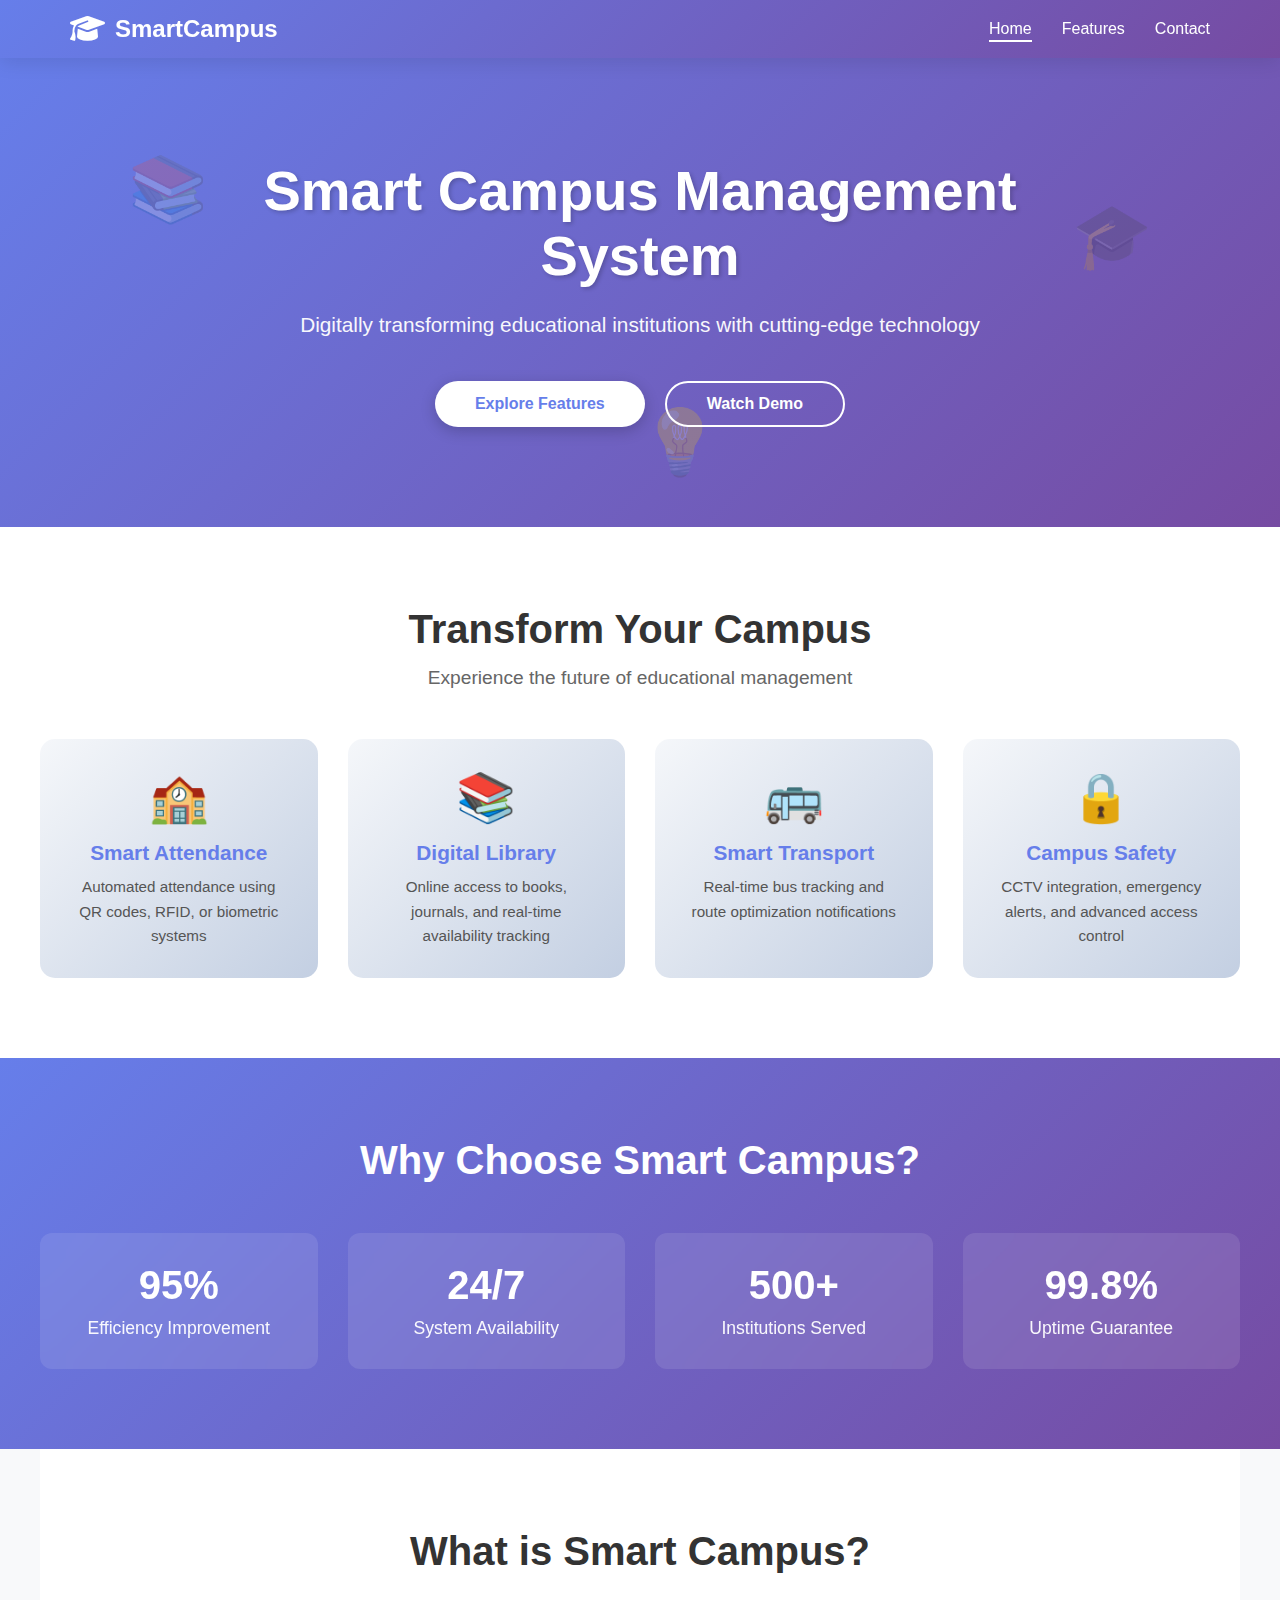
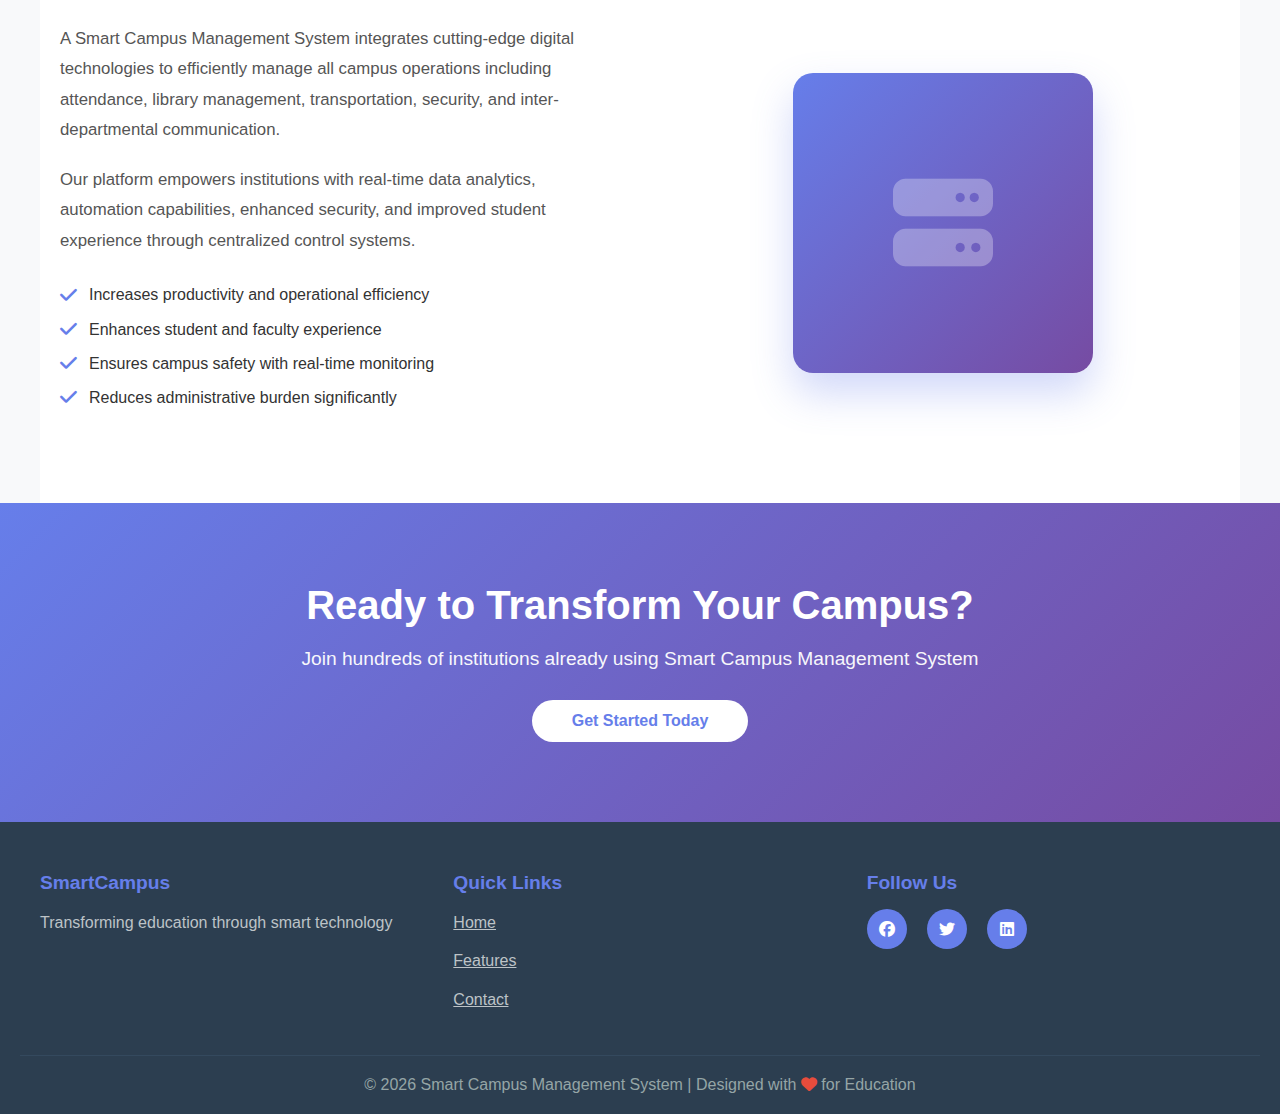
<file: index.html>
<!DOCTYPE html>
<html lang="en">
<head>
    <meta charset="UTF-8">
    <title>Smart Campus Management System - Digital Transformation</title>
    <meta name="viewport" content="width=device-width, initial-scale=1.0">
    <link rel="stylesheet" href="style.css">
    <link rel="stylesheet" href="https://cdnjs.cloudflare.com/ajax/libs/font-awesome/6.4.0/css/all.min.css">
</head>
<body>

<!-- Navigation -->
<nav class="navbar">
    <div class="nav-container">
        <div class="logo">
            <i class="fas fa-graduation-cap"></i> 
            <span>SmartCampus</span>
        </div>
        <ul class="nav-links">
            <li><a class="active" href="index.html">Home</a></li>
            <li><a href="features.html">Features</a></li>
            <li><a href="contact.html">Contact</a></li>
        </ul>
        <div class="hamburger">
            <span></span>
            <span></span>
            <span></span>
        </div>
    </div>
</nav>

<!-- Hero Section -->
<header class="hero">
    <div class="hero-content">
        <h1>Smart Campus Management System</h1>
        <p class="hero-subtitle">Digitally transforming educational institutions with cutting-edge technology</p>
        <div class="hero-buttons">
            <button class="btn btn-primary" onclick="scrollToSection('features')">Explore Features</button>
            <button class="btn btn-secondary" onclick="showDemo()">Watch Demo</button>
        </div>
    </div>
    <div class="hero-animation">
        <div class="floating-element">📚</div>
        <div class="floating-element">🎓</div>
        <div class="floating-element">💡</div>
    </div>
</header>

<!-- Features Overview Section -->
<section class="features-overview" id="features">
    <h2>Transform Your Campus</h2>
    <p class="section-subtitle">Experience the future of educational management</p>
    
    <div class="overview-cards">
        <div class="overview-card">
            <div class="card-icon">🏫</div>
            <h3>Smart Attendance</h3>
            <p>Automated attendance using QR codes, RFID, or biometric systems</p>
        </div>
        
        <div class="overview-card">
            <div class="card-icon">📚</div>
            <h3>Digital Library</h3>
            <p>Online access to books, journals, and real-time availability tracking</p>
        </div>
        
        <div class="overview-card">
            <div class="card-icon">🚌</div>
            <h3>Smart Transport</h3>
            <p>Real-time bus tracking and route optimization notifications</p>
        </div>
        
        <div class="overview-card">
            <div class="card-icon">🔒</div>
            <h3>Campus Safety</h3>
            <p>CCTV integration, emergency alerts, and advanced access control</p>
        </div>
    </div>
</section>

<!-- Benefits Section -->
<section class="benefits">
    <h2>Why Choose Smart Campus?</h2>
    
    <div class="benefits-container">
        <div class="benefit-item">
            <div class="benefit-number">95%</div>
            <p>Efficiency Improvement</p>
        </div>
        <div class="benefit-item">
            <div class="benefit-number">24/7</div>
            <p>System Availability</p>
        </div>
        <div class="benefit-item">
            <div class="benefit-number">500+</div>
            <p>Institutions Served</p>
        </div>
        <div class="benefit-item">
            <div class="benefit-number">99.8%</div>
            <p>Uptime Guarantee</p>
        </div>
    </div>
</section>

<!-- About Section -->
<section class="about">
    <h2>What is Smart Campus?</h2>
    
    <div class="about-content">
        <div class="about-text">
            <p>
                A Smart Campus Management System integrates cutting-edge digital technologies to 
                efficiently manage all campus operations including attendance, library management, 
                transportation, security, and inter-departmental communication.
            </p>
            <p>
                Our platform empowers institutions with real-time data analytics, automation capabilities, 
                enhanced security, and improved student experience through centralized control systems.
            </p>
            <ul class="about-features">
                <li><i class="fas fa-check"></i> Increases productivity and operational efficiency</li>
                <li><i class="fas fa-check"></i> Enhances student and faculty experience</li>
                <li><i class="fas fa-check"></i> Ensures campus safety with real-time monitoring</li>
                <li><i class="fas fa-check"></i> Reduces administrative burden significantly</li>
            </ul>
        </div>
        <div class="about-image">
            <div class="image-placeholder">
                <i class="fas fa-server"></i>
            </div>
        </div>
    </div>
</section>

<!-- CTA Section -->
<section class="cta">
    <h2>Ready to Transform Your Campus?</h2>
    <p>Join hundreds of institutions already using Smart Campus Management System</p>
    <button class="btn btn-light" onclick="scrollTo('contact.html')">Get Started Today</button>
</section>

<!-- Footer -->
<footer class="footer">
    <div class="footer-content">
        <div class="footer-section">
            <h4>SmartCampus</h4>
            <p>Transforming education through smart technology</p>
        </div>
        <div class="footer-section">
            <h4>Quick Links</h4>
            <ul>
                <li><a href="index.html">Home</a></li>
                <li><a href="features.html">Features</a></li>
                <li><a href="contact.html">Contact</a></li>
            </ul>
        </div>
        <div class="footer-section">
            <h4>Follow Us</h4>
            <div class="social-links">
                <a href="#" title="Facebook"><i class="fab fa-facebook"></i></a>
                <a href="#" title="Twitter"><i class="fab fa-twitter"></i></a>
                <a href="#" title="LinkedIn"><i class="fab fa-linkedin"></i></a>
            </div>
        </div>
    </div>
    <div class="footer-bottom">
        <p>&copy; 2026 Smart Campus Management System | Designed with <i class="fas fa-heart"></i> for Education</p>
    </div>
</footer>

<script src="script.js"></script>
</body>
</html>
</file>
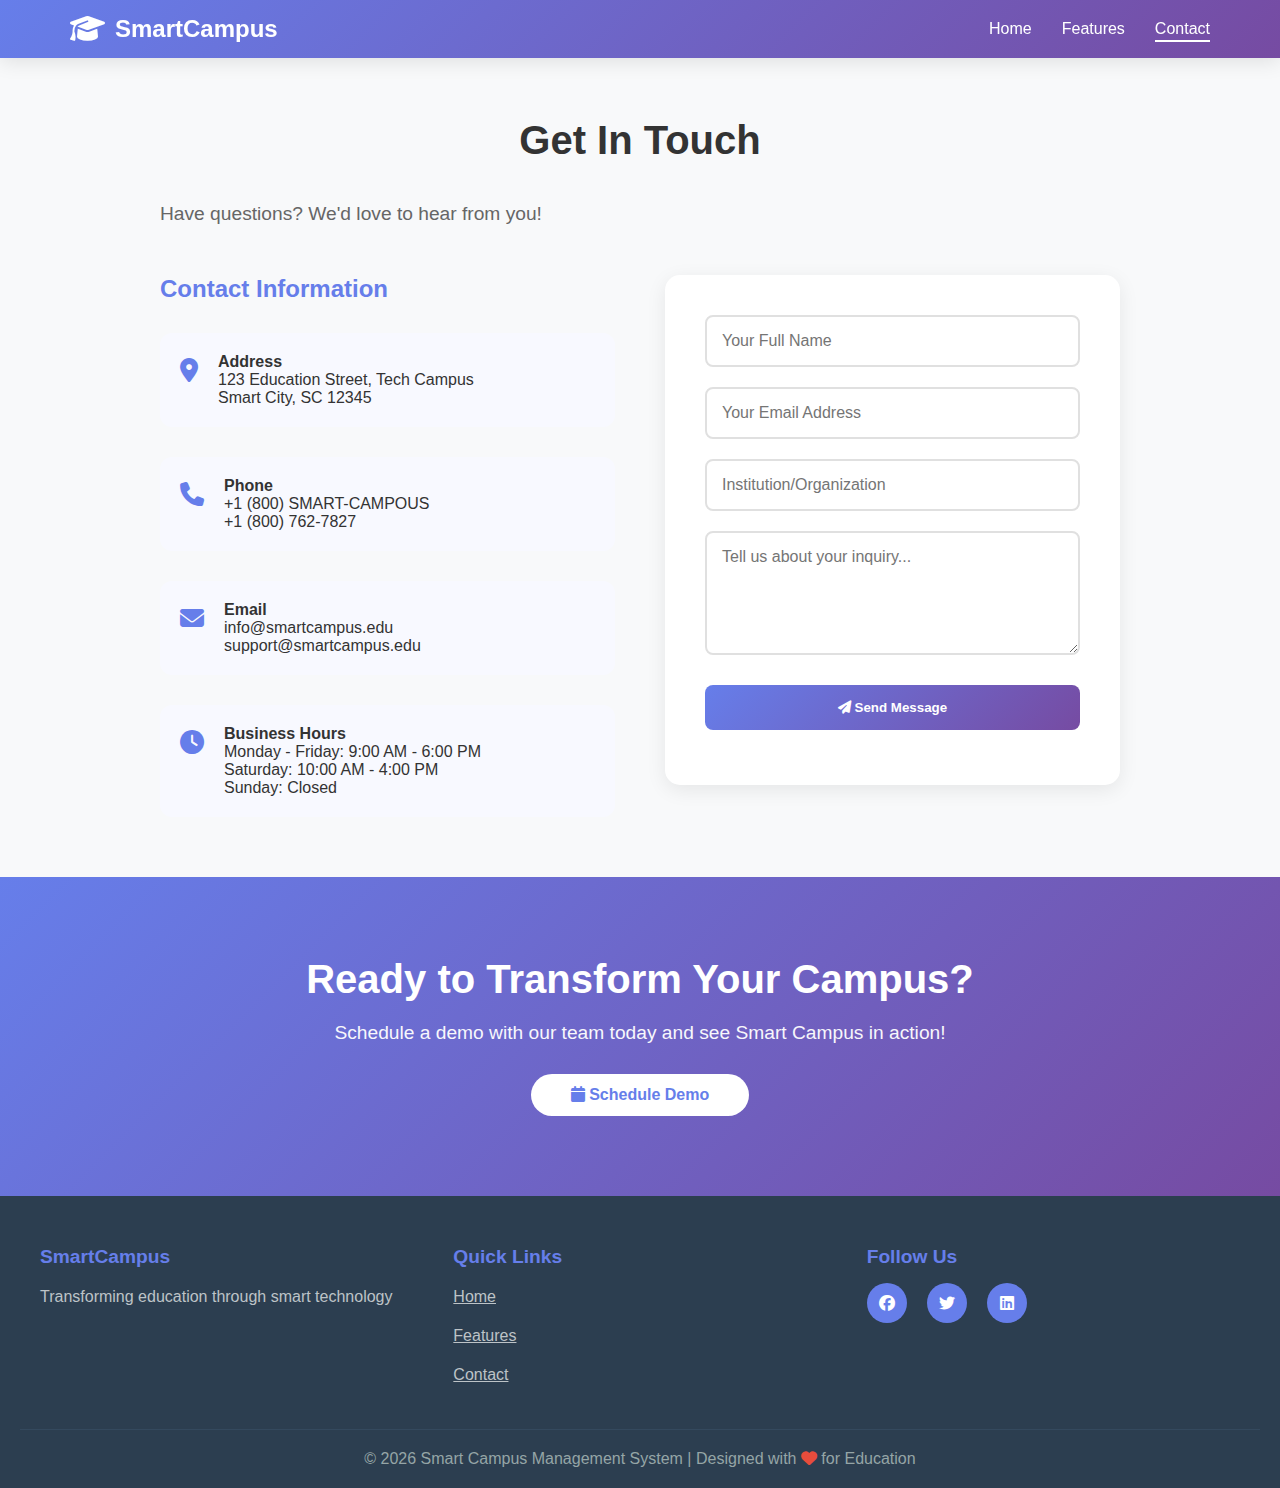
<file: contact.html>
<!DOCTYPE html>
<html lang="en">
<head>
    <meta charset="UTF-8">
    <title>Contact | Smart Campus Management System</title>
    <meta name="viewport" content="width=device-width, initial-scale=1.0">
    <link rel="stylesheet" href="style.css">
    <link rel="stylesheet" href="https://cdnjs.cloudflare.com/ajax/libs/font-awesome/6.4.0/css/all.min.css">
</head>
<body>

<nav class="navbar">
    <div class="nav-container">
        <div class="logo">
            <i class="fas fa-graduation-cap"></i>
            <span>SmartCampus</span>
        </div>
        <ul class="nav-links">
            <li><a href="index.html">Home</a></li>
            <li><a href="features.html">Features</a></li>
            <li><a class="active" href="contact.html">Contact</a></li>
        </ul>
        <div class="hamburger">
            <span></span>
            <span></span>
            <span></span>
        </div>
    </div>
</nav>

<section class="content">
    <h2>Get In Touch</h2>
    <p class="section-subtitle">Have questions? We'd love to hear from you!</p>

    <div style="display: grid; grid-template-columns: 1fr 1fr; gap: 50px; max-width: 1000px; margin: 0 auto; align-items: start;">
        <!-- Contact Information -->
        <div>
            <h3 style="color: #667eea; margin-bottom: 30px; font-size: 1.5em;">Contact Information</h3>
            
            <div style="display: flex; gap: 20px; margin-bottom: 30px; padding: 20px; background: #f8f9ff; border-radius: 12px; align-items: flex-start;">
                <i class="fas fa-map-marker-alt" style="color: #667eea; font-size: 1.5em; margin-top: 5px;"></i>
                <div>
                    <h4>Address</h4>
                    <p>123 Education Street, Tech Campus<br>Smart City, SC 12345</p>
                </div>
            </div>

            <div style="display: flex; gap: 20px; margin-bottom: 30px; padding: 20px; background: #f8f9ff; border-radius: 12px; align-items: flex-start;">
                <i class="fas fa-phone" style="color: #667eea; font-size: 1.5em; margin-top: 5px;"></i>
                <div>
                    <h4>Phone</h4>
                    <p>+1 (800) SMART-CAMPOUS<br>+1 (800) 762-7827</p>
                </div>
            </div>

            <div style="display: flex; gap: 20px; margin-bottom: 30px; padding: 20px; background: #f8f9ff; border-radius: 12px; align-items: flex-start;">
                <i class="fas fa-envelope" style="color: #667eea; font-size: 1.5em; margin-top: 5px;"></i>
                <div>
                    <h4>Email</h4>
                    <p>info@smartcampus.edu<br>support@smartcampus.edu</p>
                </div>
            </div>

            <div style="display: flex; gap: 20px; padding: 20px; background: #f8f9ff; border-radius: 12px; align-items: flex-start;">
                <i class="fas fa-clock" style="color: #667eea; font-size: 1.5em; margin-top: 5px;"></i>
                <div>
                    <h4>Business Hours</h4>
                    <p>Monday - Friday: 9:00 AM - 6:00 PM<br>Saturday: 10:00 AM - 4:00 PM<br>Sunday: Closed</p>
                </div>
            </div>
        </div>

        <!-- Contact Form -->
        <div>
            <form id="contactForm">
                <input type="text" id="name" placeholder="Your Full Name" required>
                <input type="email" id="email" placeholder="Your Email Address" required>
                <input type="text" placeholder="Institution/Organization" style="margin-bottom: 20px; padding: 15px; border: 2px solid #e0e0e0; border-radius: 8px; font-size: 1em;">
                <textarea id="message" placeholder="Tell us about your inquiry..." rows="5" required></textarea>
                <button type="submit" style="margin-top: 10px;">
                    <i class="fas fa-paper-plane"></i> Send Message
                </button>
                <p id="formMessage"></p>
            </form>
        </div>
    </div>
</section>

<!-- CTA Section -->
<section class="cta">
    <h2>Ready to Transform Your Campus?</h2>
    <p>Schedule a demo with our team today and see Smart Campus in action!</p>
    <button class="btn btn-light" onclick="document.getElementById('contactForm').scrollIntoView({behavior: 'smooth'})">
        <i class="fas fa-calendar"></i> Schedule Demo
    </button>
</section>

<footer class="footer">
    <div class="footer-content">
        <div class="footer-section">
            <h4>SmartCampus</h4>
            <p>Transforming education through smart technology</p>
        </div>
        <div class="footer-section">
            <h4>Quick Links</h4>
            <ul>
                <li><a href="index.html">Home</a></li>
                <li><a href="features.html">Features</a></li>
                <li><a href="contact.html">Contact</a></li>
            </ul>
        </div>
        <div class="footer-section">
            <h4>Follow Us</h4>
            <div class="social-links">
                <a href="#" title="Facebook"><i class="fab fa-facebook"></i></a>
                <a href="#" title="Twitter"><i class="fab fa-twitter"></i></a>
                <a href="#" title="LinkedIn"><i class="fab fa-linkedin"></i></a>
            </div>
        </div>
    </div>
    <div class="footer-bottom">
        <p>&copy; 2026 Smart Campus Management System | Designed with <i class="fas fa-heart"></i> for Education</p>
    </div>
</footer>

<script src="script.js"></script>
</body>
</html>
</file>
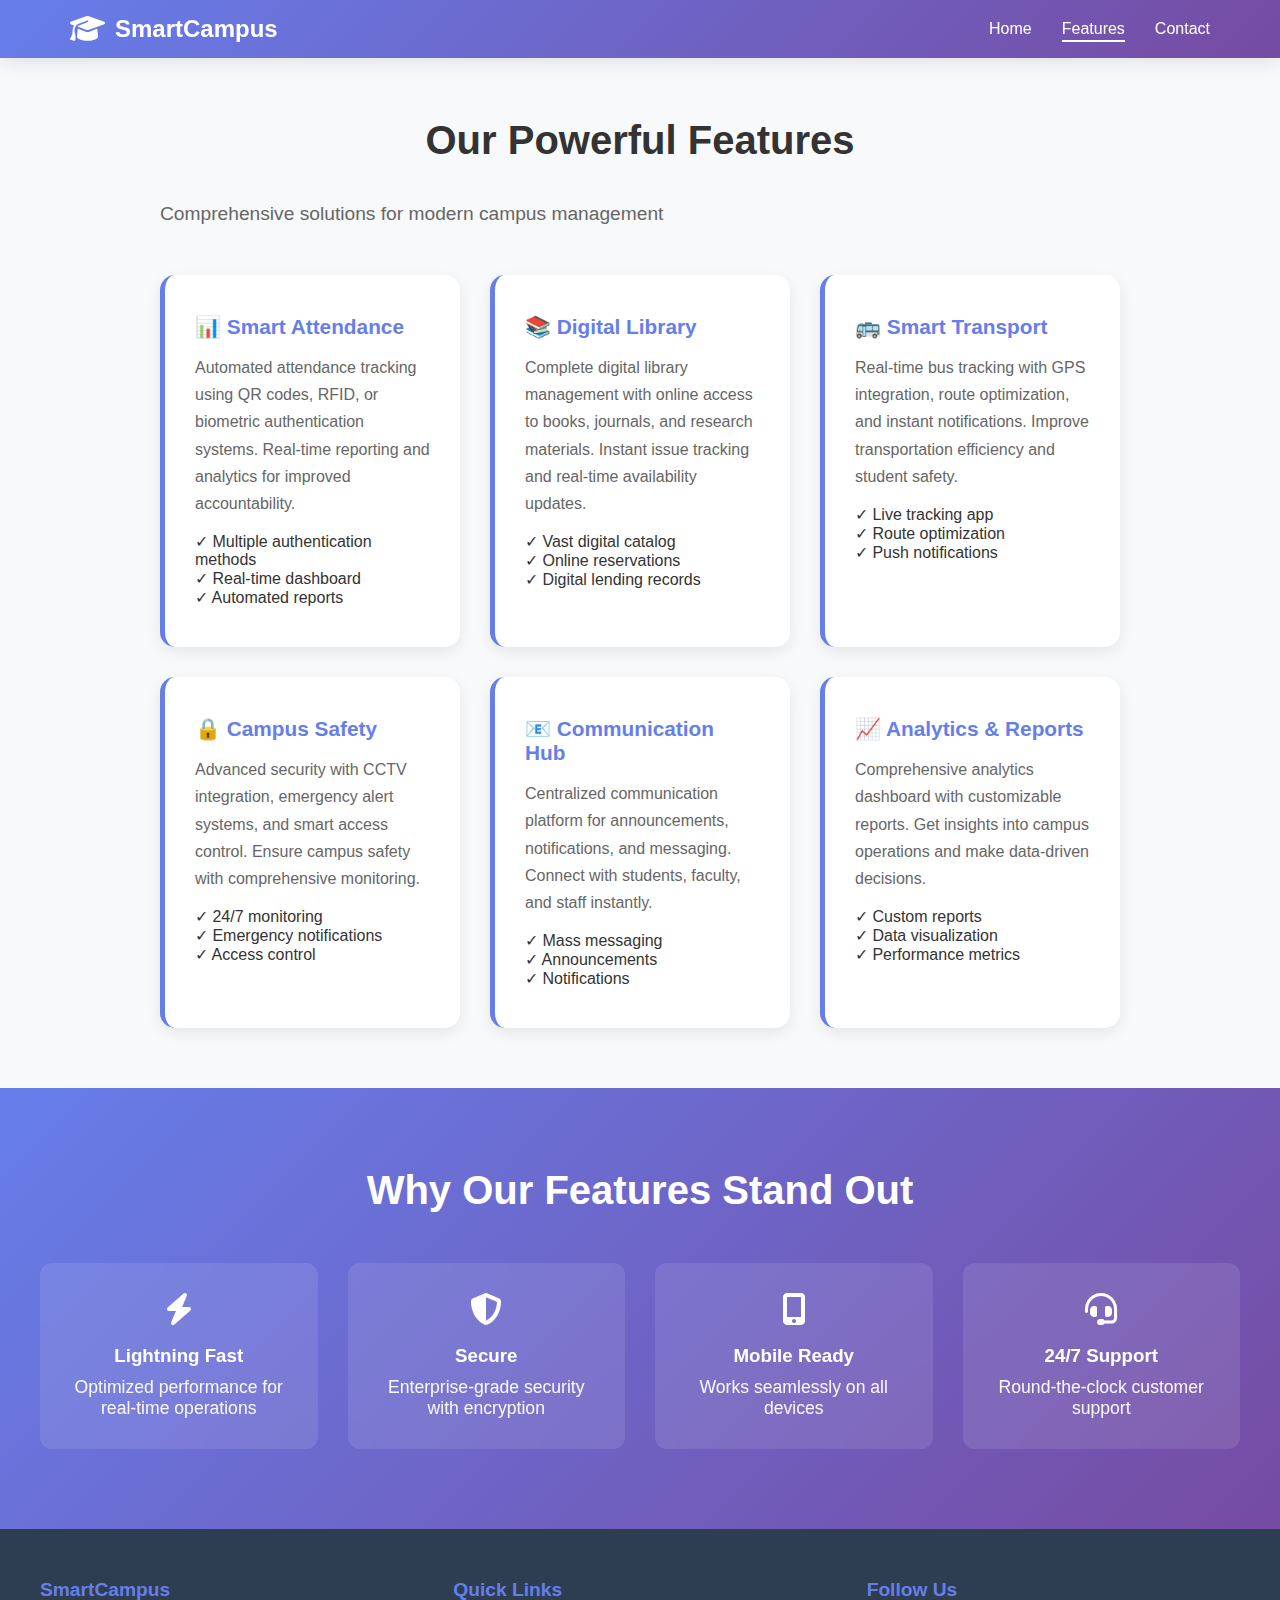
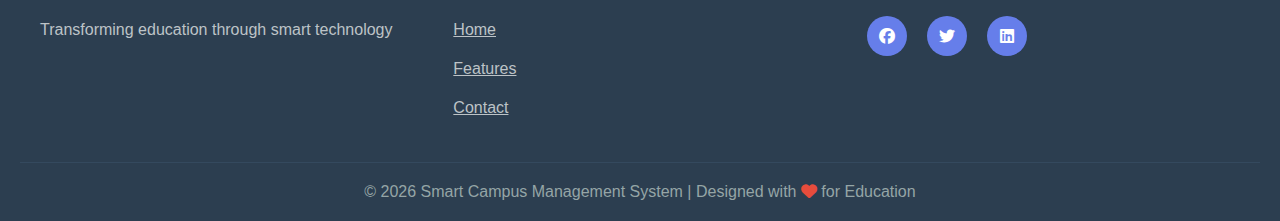
<file: features.html>
<!DOCTYPE html>
<html lang="en">
<head>
    <meta charset="UTF-8">
    <title>Features | Smart Campus Management System</title>
    <meta name="viewport" content="width=device-width, initial-scale=1.0">
    <link rel="stylesheet" href="style.css">
    <link rel="stylesheet" href="https://cdnjs.cloudflare.com/ajax/libs/font-awesome/6.4.0/css/all.min.css">
</head>
<body>

<nav class="navbar">
    <div class="nav-container">
        <div class="logo">
            <i class="fas fa-graduation-cap"></i>
            <span>SmartCampus</span>
        </div>
        <ul class="nav-links">
            <li><a href="index.html">Home</a></li>
            <li><a class="active" href="features.html">Features</a></li>
            <li><a href="contact.html">Contact</a></li>
        </ul>
        <div class="hamburger">
            <span></span>
            <span></span>
            <span></span>
        </div>
    </div>
</nav>

<section class="content">
    <h2>Our Powerful Features</h2>
    <p class="section-subtitle">Comprehensive solutions for modern campus management</p>

    <div class="features-grid">
        <div class="feature-card">
            <h3>📊 Smart Attendance</h3>
            <p>Automated attendance tracking using QR codes, RFID, or biometric authentication systems. Real-time reporting and analytics for improved accountability.</p>
            <ul style="margin-top: 15px; list-style: none;">
                <li>✓ Multiple authentication methods</li>
                <li>✓ Real-time dashboard</li>
                <li>✓ Automated reports</li>
            </ul>
        </div>

        <div class="feature-card">
            <h3>📚 Digital Library</h3>
            <p>Complete digital library management with online access to books, journals, and research materials. Instant issue tracking and real-time availability updates.</p>
            <ul style="margin-top: 15px; list-style: none;">
                <li>✓ Vast digital catalog</li>
                <li>✓ Online reservations</li>
                <li>✓ Digital lending records</li>
            </ul>
        </div>

        <div class="feature-card">
            <h3>🚌 Smart Transport</h3>
            <p>Real-time bus tracking with GPS integration, route optimization, and instant notifications. Improve transportation efficiency and student safety.</p>
            <ul style="margin-top: 15px; list-style: none;">
                <li>✓ Live tracking app</li>
                <li>✓ Route optimization</li>
                <li>✓ Push notifications</li>
            </ul>
        </div>

        <div class="feature-card">
            <h3>🔒 Campus Safety</h3>
            <p>Advanced security with CCTV integration, emergency alert systems, and smart access control. Ensure campus safety with comprehensive monitoring.</p>
            <ul style="margin-top: 15px; list-style: none;">
                <li>✓ 24/7 monitoring</li>
                <li>✓ Emergency notifications</li>
                <li>✓ Access control</li>
            </ul>
        </div>

        <div class="feature-card">
            <h3>📧 Communication Hub</h3>
            <p>Centralized communication platform for announcements, notifications, and messaging. Connect with students, faculty, and staff instantly.</p>
            <ul style="margin-top: 15px; list-style: none;">
                <li>✓ Mass messaging</li>
                <li>✓ Announcements</li>
                <li>✓ Notifications</li>
            </ul>
        </div>

        <div class="feature-card">
            <h3>📈 Analytics & Reports</h3>
            <p>Comprehensive analytics dashboard with customizable reports. Get insights into campus operations and make data-driven decisions.</p>
            <ul style="margin-top: 15px; list-style: none;">
                <li>✓ Custom reports</li>
                <li>✓ Data visualization</li>
                <li>✓ Performance metrics</li>
            </ul>
        </div>
    </div>
</section>

<!-- Benefits Section -->
<section class="benefits">
    <h2>Why Our Features Stand Out</h2>
    <div class="benefits-container">
        <div class="benefit-item">
            <i class="fas fa-bolt" style="font-size: 2em; margin-bottom: 10px;"></i>
            <h3 style="margin: 10px 0;">Lightning Fast</h3>
            <p>Optimized performance for real-time operations</p>
        </div>
        <div class="benefit-item">
            <i class="fas fa-shield-alt" style="font-size: 2em; margin-bottom: 10px;"></i>
            <h3 style="margin: 10px 0;">Secure</h3>
            <p>Enterprise-grade security with encryption</p>
        </div>
        <div class="benefit-item">
            <i class="fas fa-mobile-alt" style="font-size: 2em; margin-bottom: 10px;"></i>
            <h3 style="margin: 10px 0;">Mobile Ready</h3>
            <p>Works seamlessly on all devices</p>
        </div>
        <div class="benefit-item">
            <i class="fas fa-headset" style="font-size: 2em; margin-bottom: 10px;"></i>
            <h3 style="margin: 10px 0;">24/7 Support</h3>
            <p>Round-the-clock customer support</p>
        </div>
    </div>
</section>

<footer class="footer">
    <div class="footer-content">
        <div class="footer-section">
            <h4>SmartCampus</h4>
            <p>Transforming education through smart technology</p>
        </div>
        <div class="footer-section">
            <h4>Quick Links</h4>
            <ul>
                <li><a href="index.html">Home</a></li>
                <li><a href="features.html">Features</a></li>
                <li><a href="contact.html">Contact</a></li>
            </ul>
        </div>
        <div class="footer-section">
            <h4>Follow Us</h4>
            <div class="social-links">
                <a href="#" title="Facebook"><i class="fab fa-facebook"></i></a>
                <a href="#" title="Twitter"><i class="fab fa-twitter"></i></a>
                <a href="#" title="LinkedIn"><i class="fab fa-linkedin"></i></a>
            </div>
        </div>
    </div>
    <div class="footer-bottom">
        <p>&copy; 2026 Smart Campus Management System | Designed with <i class="fas fa-heart"></i> for Education</p>
    </div>
</footer>

<script src="script.js"></script>
</body>
</html>
</file>
<file: style.css>
* {
    margin: 0;
    padding: 0;
    box-sizing: border-box;
}

html {
    scroll-behavior: smooth;
}

body {
    font-family: 'Segoe UI', Tahoma, Geneva, Verdana, sans-serif;
    color: #333;
    background-color: #f8f9fa;
}

/* ===== NAVIGATION ===== */
.navbar {
    background: linear-gradient(135deg, #667eea 0%, #764ba2 100%);
    box-shadow: 0 4px 20px rgba(0, 0, 0, 0.1);
    position: sticky;
    top: 0;
    z-index: 1000;
}

.nav-container {
    max-width: 1200px;
    margin: 0 auto;
    display: flex;
    justify-content: space-between;
    align-items: center;
    padding: 15px 30px;
}

.logo {
    color: white;
    font-size: 24px;
    font-weight: bold;
    display: flex;
    align-items: center;
    gap: 10px;
    transition: transform 0.3s ease;
}

.logo:hover {
    transform: scale(1.05);
}

.logo i {
    font-size: 28px;
}

.nav-links {
    list-style: none;
    display: flex;
    gap: 30px;
}

.nav-links a {
    color: white;
    text-decoration: none;
    font-weight: 500;
    position: relative;
    transition: color 0.3s ease;
}

.nav-links a::after {
    content: '';
    position: absolute;
    bottom: -5px;
    left: 0;
    width: 0;
    height: 2px;
    background: #fff;
    transition: width 0.3s ease;
}

.nav-links a:hover::after,
.nav-links a.active::after {
    width: 100%;
}

.hamburger {
    display: none;
    flex-direction: column;
    cursor: pointer;
}

.hamburger span {
    width: 25px;
    height: 3px;
    background: white;
    margin: 5px 0;
    transition: 0.3s;
}

/* ===== HERO SECTION ===== */
.hero {
    background: linear-gradient(135deg, #667eea 0%, #764ba2 100%);
    color: white;
    padding: 100px 20px;
    text-align: center;
    position: relative;
    overflow: hidden;
}

.hero-content {
    max-width: 800px;
    margin: 0 auto;
    position: relative;
    z-index: 2;
    animation: slideUp 0.8s ease;
}

.hero h1 {
    font-size: 3.5em;
    margin-bottom: 20px;
    font-weight: bold;
    text-shadow: 2px 2px 4px rgba(0, 0, 0, 0.2);
}

.hero-subtitle {
    font-size: 1.3em;
    margin-bottom: 40px;
    opacity: 0.95;
    line-height: 1.6;
}

.hero-buttons {
    display: flex;
    gap: 20px;
    justify-content: center;
    flex-wrap: wrap;
}

.hero-animation {
    position: absolute;
    width: 100%;
    height: 100%;
    top: 0;
    left: 0;
    overflow: hidden;
}

.floating-element {
    position: absolute;
    font-size: 4em;
    opacity: 0.2;
    animation: float 6s ease-in-out infinite;
}

.floating-element:nth-child(1) {
    left: 10%;
    top: 20%;
    animation-delay: 0s;
}

.floating-element:nth-child(2) {
    right: 10%;
    top: 30%;
    animation-delay: 2s;
}

.floating-element:nth-child(3) {
    left: 50%;
    bottom: 10%;
    animation-delay: 4s;
}

@keyframes float {
    0%, 100% {
        transform: translateY(0px);
    }
    50% {
        transform: translateY(-30px);
    }
}

@keyframes slideUp {
    from {
        opacity: 0;
        transform: translateY(30px);
    }
    to {
        opacity: 1;
        transform: translateY(0);
    }
}

/* ===== BUTTONS ===== */
.btn {
    padding: 12px 40px;
    border: none;
    border-radius: 50px;
    font-size: 1em;
    font-weight: 600;
    cursor: pointer;
    transition: all 0.3s ease;
    text-decoration: none;
    display: inline-block;
}

.btn-primary {
    background: white;
    color: #667eea;
    box-shadow: 0 4px 15px rgba(0, 0, 0, 0.2);
}

.btn-primary:hover {
    transform: translateY(-2px);
    box-shadow: 0 6px 20px rgba(0, 0, 0, 0.3);
}

.btn-secondary {
    background: transparent;
    color: white;
    border: 2px solid white;
}

.btn-secondary:hover {
    background: white;
    color: #667eea;
    transform: translateY(-2px);
}

.btn-light {
    background: white;
    color: #667eea;
    font-weight: 600;
}

.btn-light:hover {
    transform: translateY(-2px);
    box-shadow: 0 6px 20px rgba(0, 0, 0, 0.15);
}

/* ===== FEATURES OVERVIEW ===== */
.features-overview {
    padding: 80px 20px;
    background: white;
    text-align: center;
}

.features-overview h2 {
    font-size: 2.5em;
    margin-bottom: 15px;
    color: #333;
}

.section-subtitle {
    font-size: 1.2em;
    color: #666;
    margin-bottom: 50px;
}

.overview-cards {
    display: grid;
    grid-template-columns: repeat(auto-fit, minmax(250px, 1fr));
    gap: 30px;
    max-width: 1200px;
    margin: 0 auto;
}

.overview-card {
    background: linear-gradient(135deg, #f5f7fa 0%, #c3cfe2 100%);
    padding: 30px;
    border-radius: 15px;
    transition: all 0.3s ease;
    cursor: pointer;
}

.overview-card:hover {
    transform: translateY(-10px);
    box-shadow: 0 10px 30px rgba(102, 126, 234, 0.2);
}

.card-icon {
    font-size: 3em;
    margin-bottom: 15px;
    animation: bounceIn 0.6s ease;
}

.overview-card h3 {
    color: #667eea;
    margin-bottom: 10px;
    font-size: 1.3em;
}

.overview-card p {
    color: #555;
    line-height: 1.6;
    font-size: 0.95em;
}

/* ===== BENEFITS SECTION ===== */
.benefits {
    background: linear-gradient(135deg, #667eea 0%, #764ba2 100%);
    color: white;
    padding: 80px 20px;
    text-align: center;
}

.benefits h2 {
    font-size: 2.5em;
    margin-bottom: 50px;
}

.benefits-container {
    display: grid;
    grid-template-columns: repeat(auto-fit, minmax(200px, 1fr));
    gap: 30px;
    max-width: 1200px;
    margin: 0 auto;
}

.benefit-item {
    padding: 30px;
    background: rgba(255, 255, 255, 0.1);
    border-radius: 12px;
    backdrop-filter: blur(10px);
    transition: all 0.3s ease;
}

.benefit-item:hover {
    background: rgba(255, 255, 255, 0.2);
    transform: scale(1.05);
}

.benefit-number {
    font-size: 2.5em;
    font-weight: bold;
    margin-bottom: 10px;
}

.benefit-item p {
    font-size: 1.1em;
    opacity: 0.95;
}

/* ===== ABOUT SECTION ===== */
.about {
    padding: 80px 20px;
    background: white;
    max-width: 1200px;
    margin: 0 auto;
}

.about h2 {
    font-size: 2.5em;
    margin-bottom: 50px;
    text-align: center;
    color: #333;
}

.about-content {
    display: grid;
    grid-template-columns: 1fr 1fr;
    gap: 50px;
    align-items: center;
}

.about-text p {
    margin-bottom: 20px;
    line-height: 1.8;
    color: #555;
    font-size: 1.05em;
}

.about-features {
    list-style: none;
    margin-top: 30px;
}

.about-features li {
    margin-bottom: 15px;
    color: #333;
    display: flex;
    align-items: center;
    gap: 12px;
    font-weight: 500;
}

.about-features i {
    color: #667eea;
    font-size: 1.2em;
}

.about-image {
    display: flex;
    justify-content: center;
    align-items: center;
}

.image-placeholder {
    width: 300px;
    height: 300px;
    background: linear-gradient(135deg, #667eea 0%, #764ba2 100%);
    border-radius: 20px;
    display: flex;
    align-items: center;
    justify-content: center;
    font-size: 100px;
    color: rgba(255, 255, 255, 0.3);
    box-shadow: 0 20px 40px rgba(102, 126, 234, 0.3);
}

/* ===== CTA SECTION ===== */
.cta {
    background: linear-gradient(135deg, #667eea 0%, #764ba2 100%);
    color: white;
    padding: 80px 20px;
    text-align: center;
}

.cta h2 {
    font-size: 2.5em;
    margin-bottom: 20px;
}

.cta p {
    font-size: 1.2em;
    margin-bottom: 30px;
    opacity: 0.95;
}

/* ===== FOOTER ===== */
.footer {
    background: #2c3e50;
    color: #ecf0f1;
    padding: 50px 20px 20px;
}

.footer-content {
    max-width: 1200px;
    margin: 0 auto;
    display: grid;
    grid-template-columns: repeat(auto-fit, minmax(250px, 1fr));
    gap: 40px;
    margin-bottom: 30px;
}

.footer-section h4 {
    margin-bottom: 15px;
    color: #667eea;
    font-size: 1.2em;
}

.footer-section p,
.footer-section ul li a {
    color: #bdc3c7;
    line-height: 1.8;
}

.footer-section ul {
    list-style: none;
}

.footer-section ul li {
    margin-bottom: 10px;
}

.footer-section ul li a {
    transition: color 0.3s ease;
}

.footer-section ul li a:hover {
    color: #667eea;
}

.social-links {
    display: flex;
    gap: 20px;
}

.social-links a {
    display: inline-flexblock;
    width: 40px;
    height: 40px;
    background: #667eea;
    border-radius: 50%;
    display: flex;
    align-items: center;
    justify-content: center;
    color: white;
    text-decoration: none;
    transition: all 0.3s ease;
}

.social-links a:hover {
    background: #764ba2;
    transform: translateY(-5px);
}

.footer-bottom {
    border-top: 1px solid #34495e;
    padding-top: 20px;
    text-align: center;
    color: #95a5a6;
}

.footer-bottom i {
    color: #e74c3c;
    animation: heartbeat 1.5s infinite;
}

@keyframes heartbeat {
    0%, 100% {
        transform: scale(1);
    }
    50% {
        transform: scale(1.2);
    }
}

/* ===== FEATURES PAGE STYLES ===== */
.features-grid {
    display: grid;
    grid-template-columns: repeat(auto-fit, minmax(280px, 1fr));
    gap: 30px;
    margin-top: 40px;
    max-width: 1200px;
    margin-left: auto;
    margin-right: auto;
}

.feature-card {
    background: white;
    padding: 40px 30px;
    border-radius: 15px;
    box-shadow: 0 5px 15px rgba(0, 0, 0, 0.08);
    transition: all 0.3s ease;
    border-left: 5px solid #667eea;
    position: relative;
}

.feature-card:hover {
    transform: translateY(-10px);
    box-shadow: 0 15px 40px rgba(102, 126, 234, 0.2);
}

.feature-card h3 {
    color: #667eea;
    margin-bottom: 15px;
    font-size: 1.3em;
}

.feature-card p {
    color: #666;
    line-height: 1.7;
}

/* ===== FORM STYLES ===== */
.content {
    padding: 60px 20px;
    max-width: 1000px;
    margin: 0 auto;
}

.content h2 {
    font-size: 2.5em;
    margin-bottom: 40px;
    color: #333;
    text-align: center;
}

form {
    display: flex;
    flex-direction: column;
    background: white;
    padding: 40px;
    border-radius: 15px;
    box-shadow: 0 5px 20px rgba(0, 0, 0, 0.08);
    max-width: 600px;
    margin: 0 auto;
}

input, textarea {
    margin-bottom: 20px;
    padding: 15px;
    border: 2px solid #e0e0e0;
    border-radius: 8px;
    font-size: 1em;
    font-family: inherit;
    transition: all 0.3s ease;
}

input:focus, textarea:focus {
    outline: none;
    border-color: #667eea;
    box-shadow: 0 0 0 3px rgba(102, 126, 234, 0.1);
    background: #f8f9ff;
}

button {
    background: linear-gradient(135deg, #667eea 0%, #764ba2 100%);
    color: white;
    border: none;
    padding: 15px;
    cursor: pointer;
    border-radius: 8px;
    font-weight: 600;
    transition: all 0.3s ease;
}

button:hover {
    transform: translateY(-2px);
    box-shadow: 0 6px 20px rgba(102, 126, 234, 0.4);
}

#formMessage {
    text-align: center;
    margin-top: 15px;
    font-weight: 600;
    font-size: 1.05em;
}

/* ===== RESPONSIVE DESIGN ===== */
@media (max-width: 768px) {
    .hero h1 {
        font-size: 2.2em;
    }

    .hero-subtitle {
        font-size: 1.1em;
    }

    .nav-links {
        display: none;
    }

    .hamburger {
        display: flex;
    }

    .about-content {
        grid-template-columns: 1fr;
    }

    .hero-buttons {
        flex-direction: column;
    }

    .btn {
        width: 100%;
        max-width: 300px;
    }

    .features-overview h2,
    .benefits h2,
    .about h2,
    .cta h2 {
        font-size: 2em;
    }

    .footer-content {
        grid-template-columns: 1fr;
        text-align: center;
    }

    .social-links {
        justify-content: center;
    }
}
    cursor: pointer;
}

/* Footer */
footer {
    text-align: center;
    padding: 15px;
    background: #004aad;
    color: white;
    margin-top: 40px;
}

/* Responsive */
@media (max-width: 600px) {
    .nav-links {
        flex-direction: column;
    }
}
</file>
